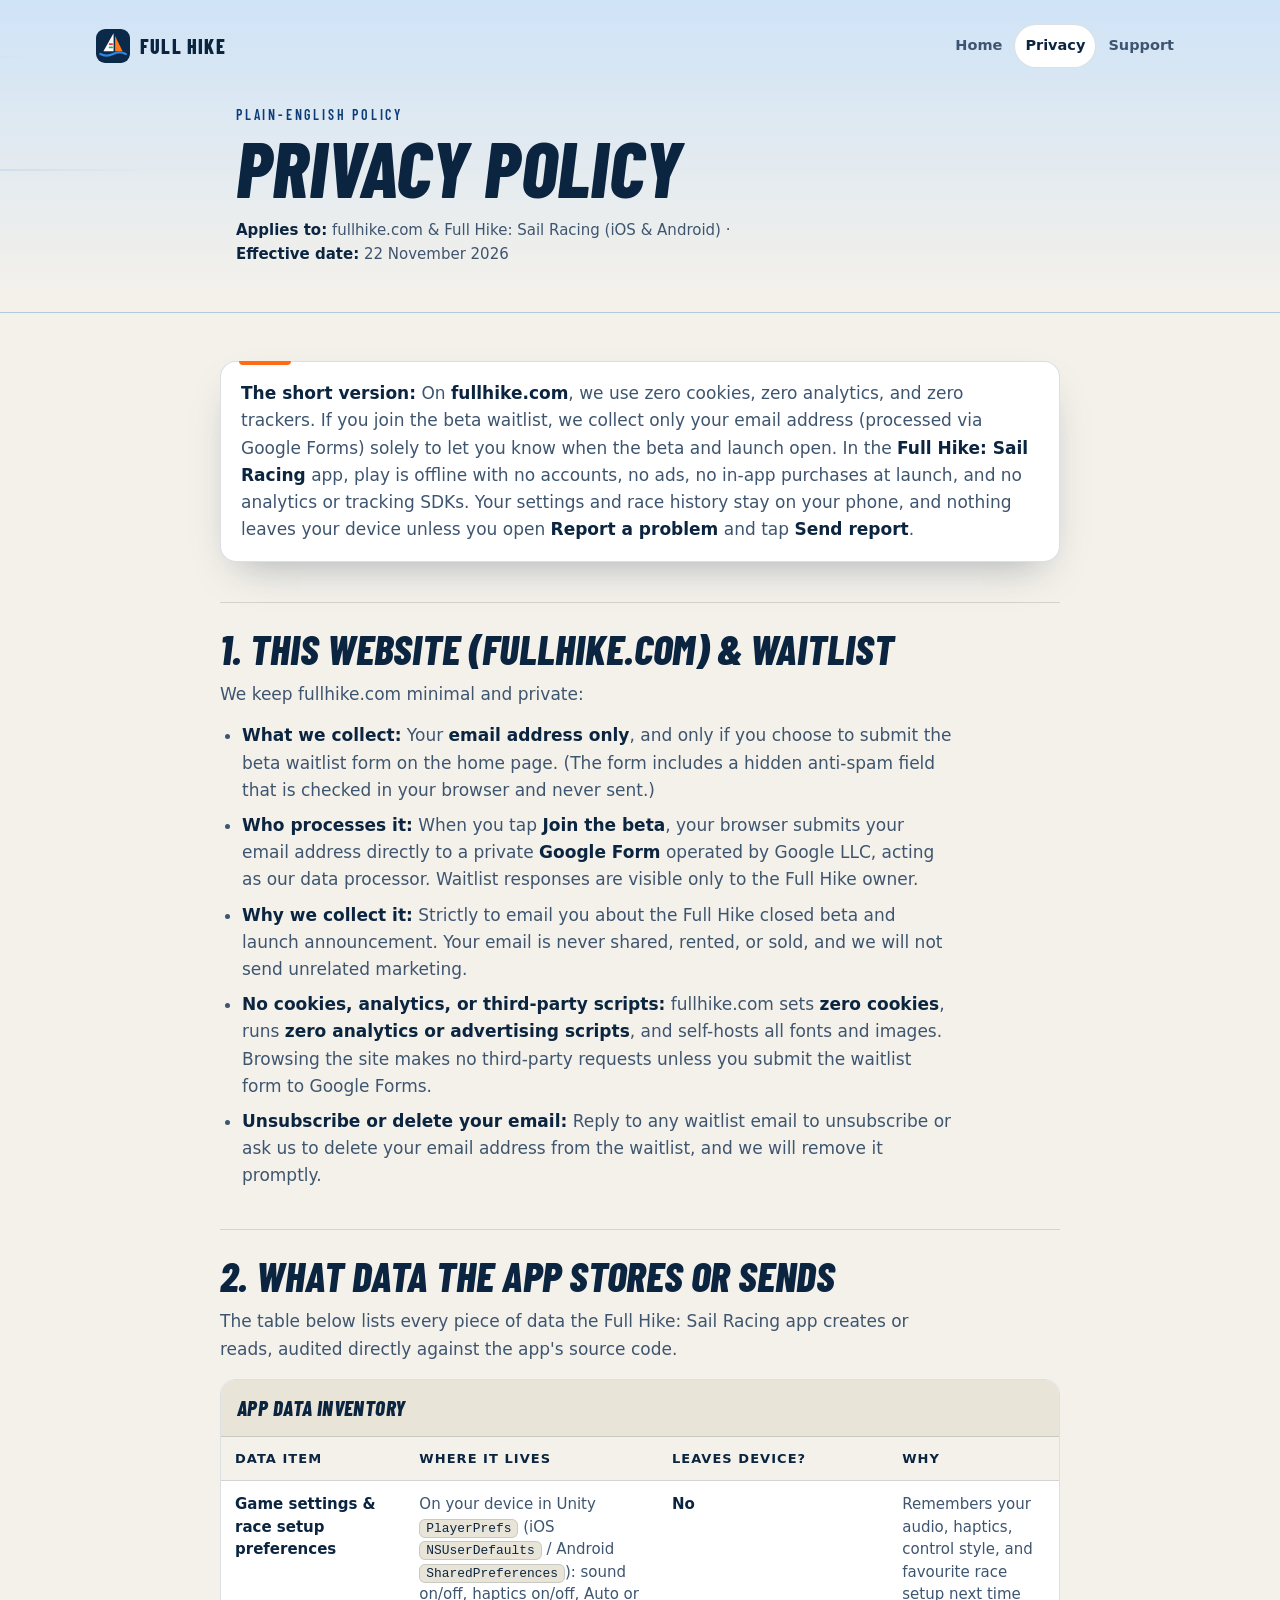
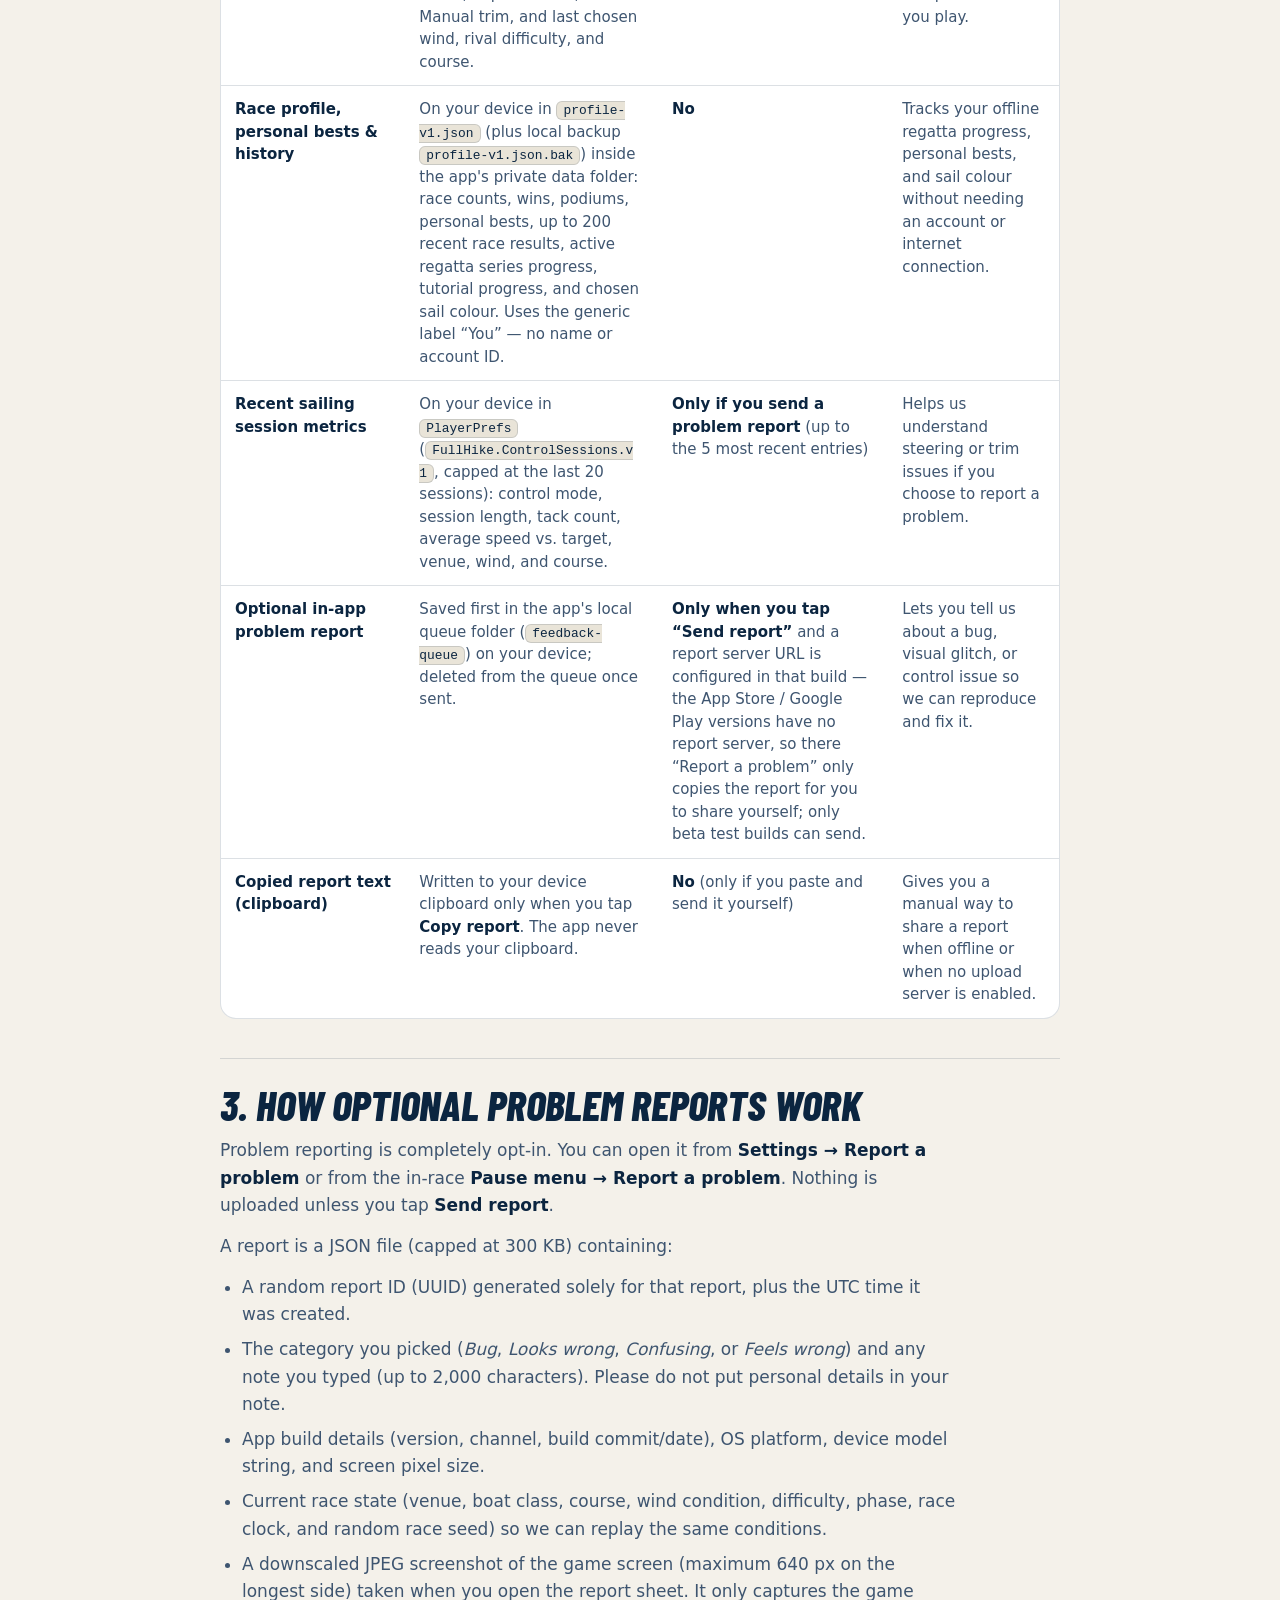
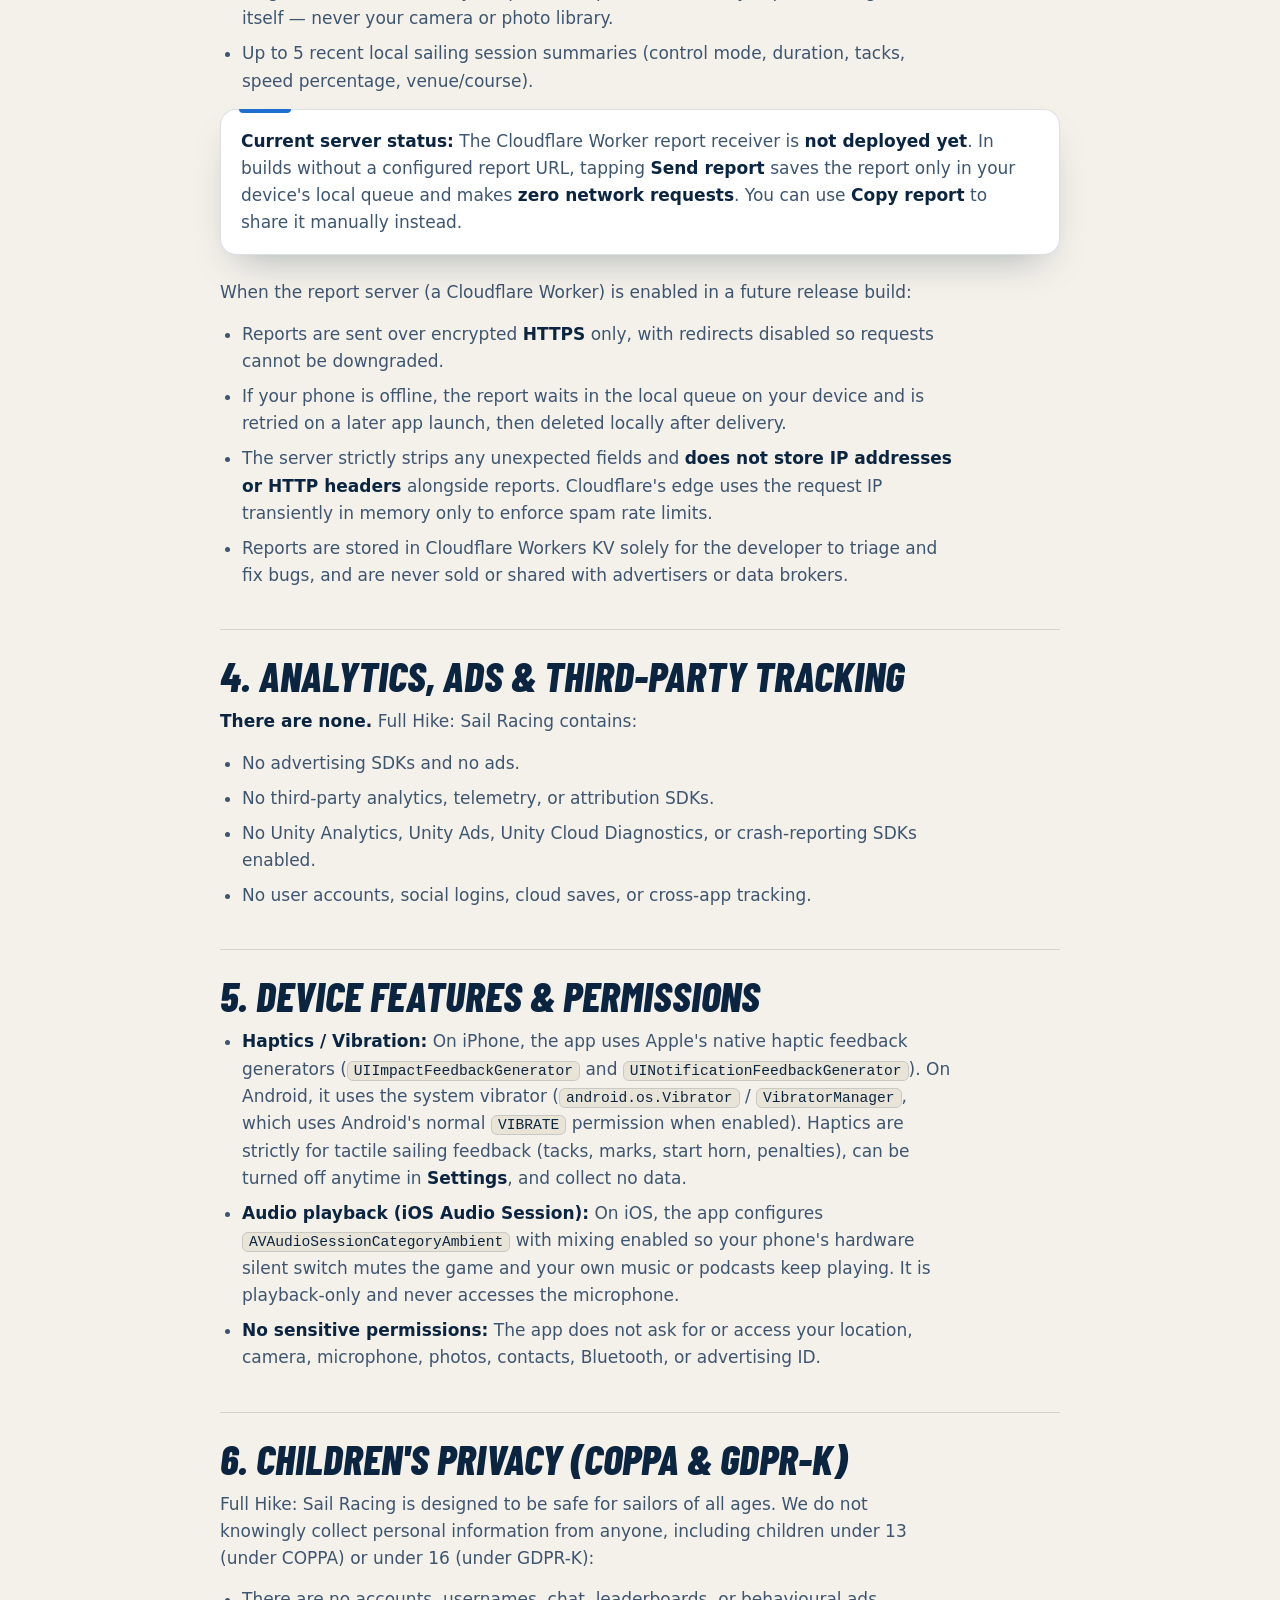
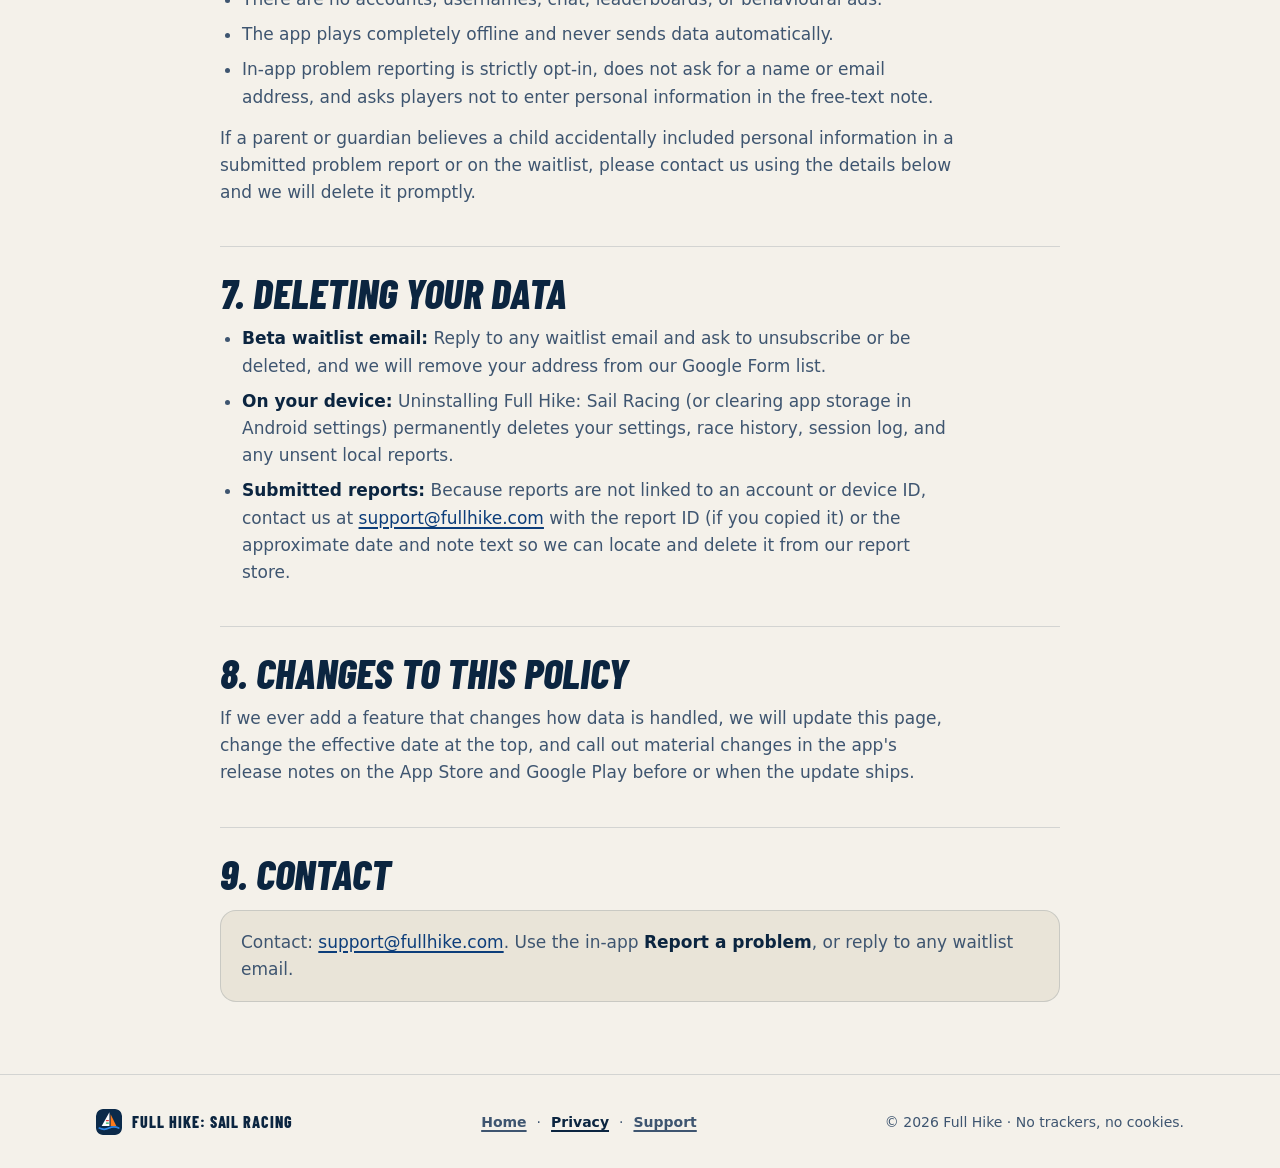
<file: privacy/index.html>
<!doctype html>
<html lang="en">
<head>
<meta charset="utf-8">
<meta name="viewport" content="width=device-width, initial-scale=1, viewport-fit=cover">
<title>Privacy Policy — Full Hike: Sail Racing</title>
<meta name="description" content="Plain-English privacy policy for fullhike.com and the Full Hike: Sail Racing app. No trackers or cookies on the website; offline play, no accounts, no ads, no analytics, and opt-in problem reporting in the app.">
<meta name="robots" content="index,follow">
<link rel="canonical" href="https://fullhike.com/privacy/">
<meta name="color-scheme" content="light dark">
<meta name="theme-color" content="#f4f1ea" media="(prefers-color-scheme: light)">
<meta name="theme-color" content="#071a2e" media="(prefers-color-scheme: dark)">
<link rel="icon" href="/assets/icon.svg" type="image/svg+xml">
<link rel="icon" href="/favicon.ico" sizes="32x32">
<link rel="apple-touch-icon" href="/assets/apple-touch-icon.png">

<meta property="og:type" content="website">
<meta property="og:site_name" content="Full Hike">
<meta property="og:url" content="https://fullhike.com/privacy/">
<meta property="og:title" content="Privacy Policy — Full Hike: Sail Racing">
<meta property="og:description" content="Plain-English privacy policy for fullhike.com and the Full Hike: Sail Racing app.">
<meta property="og:image" content="https://fullhike.com/assets/og.png">

<link rel="preload" href="/fonts/barlow-condensed-800.woff2" as="font" type="font/woff2" crossorigin>
<link rel="preload" href="/fonts/barlow-condensed-800i.woff2" as="font" type="font/woff2" crossorigin>
<link rel="stylesheet" href="/assets/legal.css">
</head>
<body>
<a class="skip" href="#main-content">Skip to main content</a>

<header class="page-hero">
  <div class="streaks" aria-hidden="true">
    <i style="top:18%;width:42%;animation-duration:10s;animation-delay:-3s"></i>
    <i style="top:54%;width:52%;animation-duration:12s;animation-delay:-7s"></i>
    <i style="top:84%;width:34%;animation-duration:14s;animation-delay:-1s"></i>
  </div>
  <div class="wrap">
    <div class="top">
      <a class="brand display" href="/" aria-label="Full Hike home"><img src="/assets/icon.svg" alt="" width="34" height="34">Full Hike</a>
      <nav class="nav" aria-label="Primary">
        <a href="/">Home</a>
        <a href="/privacy/" aria-current="page">Privacy</a>
        <a href="/support/">Support</a>
      </nav>
    </div>
  </div>
  <div class="prose-wrap hero-body">
    <p class="kicker display">Plain-English Policy</p>
    <h1 id="main-content" tabindex="-1">Privacy Policy</h1>
    <p class="meta">
      <strong>Applies to:</strong> fullhike.com &amp; Full Hike: Sail Racing (iOS &amp; Android) &middot;
      <strong>Effective date:</strong> 22 November 2026
    </p>
  </div>
</header>

<main class="prose-wrap prose">
  <div class="callout">
    <p><strong>The short version:</strong> On <strong>fullhike.com</strong>, we use zero cookies, zero analytics, and zero trackers. If you join the beta waitlist, we collect only your email address (processed via Google Forms) solely to let you know when the beta and launch open. In the <strong>Full Hike: Sail Racing</strong> app, play is offline with no accounts, no ads, no in-app purchases at launch, and no analytics or tracking SDKs. Your settings and race history stay on your phone, and nothing leaves your device unless you open <strong>Report a problem</strong> and tap <strong>Send report</strong>.</p>
  </div>

  <h2>1. This website (fullhike.com) &amp; waitlist</h2>
  <p>We keep fullhike.com minimal and private:</p>
  <ul>
    <li><strong>What we collect:</strong> Your <strong>email address only</strong>, and only if you choose to submit the beta waitlist form on the home page. (The form includes a hidden anti-spam field that is checked in your browser and never sent.)</li>
    <li><strong>Who processes it:</strong> When you tap <strong>Join the beta</strong>, your browser submits your email address directly to a private <strong>Google Form</strong> operated by Google LLC, acting as our data processor. Waitlist responses are visible only to the Full Hike owner.</li>
    <li><strong>Why we collect it:</strong> Strictly to email you about the Full Hike closed beta and launch announcement. Your email is never shared, rented, or sold, and we will not send unrelated marketing.</li>
    <li><strong>No cookies, analytics, or third-party scripts:</strong> fullhike.com sets <strong>zero cookies</strong>, runs <strong>zero analytics or advertising scripts</strong>, and self-hosts all fonts and images. Browsing the site makes no third-party requests unless you submit the waitlist form to Google Forms.</li>
    <li><strong>Unsubscribe or delete your email:</strong> Reply to any waitlist email to unsubscribe or ask us to delete your email address from the waitlist, and we will remove it promptly.</li>
  </ul>

  <h2>2. What data the app stores or sends</h2>
  <p>The table below lists every piece of data the Full Hike: Sail Racing app creates or reads, audited directly against the app's source code.</p>

  <div class="table-wrap" role="region" aria-labelledby="app-data-caption" tabindex="0">
    <table class="data-table">
      <caption id="app-data-caption">App Data Inventory</caption>
      <thead>
        <tr>
          <th scope="col">Data item</th>
          <th scope="col">Where it lives</th>
          <th scope="col">Leaves device?</th>
          <th scope="col">Why</th>
        </tr>
      </thead>
      <tbody>
        <tr>
          <th scope="row">Game settings &amp; race setup preferences</th>
          <td>On your device in Unity <code>PlayerPrefs</code> (iOS <code>NSUserDefaults</code> / Android <code>SharedPreferences</code>): sound on/off, haptics on/off, Auto or Manual trim, and last chosen wind, rival difficulty, and course.</td>
          <td><strong>No</strong></td>
          <td>Remembers your audio, haptics, control style, and favourite race setup next time you play.</td>
        </tr>
        <tr>
          <th scope="row">Race profile, personal bests &amp; history</th>
          <td>On your device in <code>profile-v1.json</code> (plus local backup <code>profile-v1.json.bak</code>) inside the app's private data folder: race counts, wins, podiums, personal bests, up to 200 recent race results, active regatta series progress, tutorial progress, and chosen sail colour. Uses the generic label &ldquo;You&rdquo; &mdash; no name or account ID.</td>
          <td><strong>No</strong></td>
          <td>Tracks your offline regatta progress, personal bests, and sail colour without needing an account or internet connection.</td>
        </tr>
        <tr>
          <th scope="row">Recent sailing session metrics</th>
          <td>On your device in <code>PlayerPrefs</code> (<code>FullHike.ControlSessions.v1</code>, capped at the last 20 sessions): control mode, session length, tack count, average speed vs. target, venue, wind, and course.</td>
          <td><strong>Only if you send a problem report</strong> (up to the 5 most recent entries)</td>
          <td>Helps us understand steering or trim issues if you choose to report a problem.</td>
        </tr>
        <tr>
          <th scope="row">Optional in-app problem report</th>
          <td>Saved first in the app's local queue folder (<code>feedback-queue</code>) on your device; deleted from the queue once sent.</td>
          <td><strong>Only when you tap &ldquo;Send report&rdquo;</strong> and a report server URL is configured in that build &mdash; the App Store / Google Play versions have no report server, so there &ldquo;Report a problem&rdquo; only copies the report for you to share yourself; only beta test builds can send.</td>
          <td>Lets you tell us about a bug, visual glitch, or control issue so we can reproduce and fix it.</td>
        </tr>
        <tr>
          <th scope="row">Copied report text (clipboard)</th>
          <td>Written to your device clipboard only when you tap <strong>Copy report</strong>. The app never reads your clipboard.</td>
          <td><strong>No</strong> (only if you paste and send it yourself)</td>
          <td>Gives you a manual way to share a report when offline or when no upload server is enabled.</td>
        </tr>
      </tbody>
    </table>
  </div>

  <h2>3. How optional problem reports work</h2>
  <p>Problem reporting is completely opt-in. You can open it from <strong>Settings &rarr; Report a problem</strong> or from the in-race <strong>Pause menu &rarr; Report a problem</strong>. Nothing is uploaded unless you tap <strong>Send report</strong>.</p>
  <p>A report is a JSON file (capped at 300 KB) containing:</p>
  <ul>
    <li>A random report ID (UUID) generated solely for that report, plus the UTC time it was created.</li>
    <li>The category you picked (<em>Bug</em>, <em>Looks wrong</em>, <em>Confusing</em>, or <em>Feels wrong</em>) and any note you typed (up to 2,000 characters). Please do not put personal details in your note.</li>
    <li>App build details (version, channel, build commit/date), OS platform, device model string, and screen pixel size.</li>
    <li>Current race state (venue, boat class, course, wind condition, difficulty, phase, race clock, and random race seed) so we can replay the same conditions.</li>
    <li>A downscaled JPEG screenshot of the game screen (maximum 640 px on the longest side) taken when you open the report sheet. It only captures the game itself &mdash; never your camera or photo library.</li>
    <li>Up to 5 recent local sailing session summaries (control mode, duration, tacks, speed percentage, venue/course).</li>
  </ul>

  <div class="callout callout--sea">
    <p><strong>Current server status:</strong> The Cloudflare Worker report receiver is <strong>not deployed yet</strong>. In builds without a configured report URL, tapping <strong>Send report</strong> saves the report only in your device's local queue and makes <strong>zero network requests</strong>. You can use <strong>Copy report</strong> to share it manually instead.</p>
  </div>

  <p>When the report server (a Cloudflare Worker) is enabled in a future release build:</p>
  <ul>
    <li>Reports are sent over encrypted <strong>HTTPS</strong> only, with redirects disabled so requests cannot be downgraded.</li>
    <li>If your phone is offline, the report waits in the local queue on your device and is retried on a later app launch, then deleted locally after delivery.</li>
    <li>The server strictly strips any unexpected fields and <strong>does not store IP addresses or HTTP headers</strong> alongside reports. Cloudflare's edge uses the request IP transiently in memory only to enforce spam rate limits.</li>
    <li>Reports are stored in Cloudflare Workers KV solely for the developer to triage and fix bugs, and are never sold or shared with advertisers or data brokers.</li>
  </ul>

  <h2>4. Analytics, ads &amp; third-party tracking</h2>
  <p><strong>There are none.</strong> Full Hike: Sail Racing contains:</p>
  <ul>
    <li>No advertising SDKs and no ads.</li>
    <li>No third-party analytics, telemetry, or attribution SDKs.</li>
    <li>No Unity Analytics, Unity Ads, Unity Cloud Diagnostics, or crash-reporting SDKs enabled.</li>
    <li>No user accounts, social logins, cloud saves, or cross-app tracking.</li>
  </ul>

  <h2>5. Device features &amp; permissions</h2>
  <ul>
    <li><strong>Haptics / Vibration:</strong> On iPhone, the app uses Apple's native haptic feedback generators (<code>UIImpactFeedbackGenerator</code> and <code>UINotificationFeedbackGenerator</code>). On Android, it uses the system vibrator (<code>android.os.Vibrator</code> / <code>VibratorManager</code>, which uses Android's normal <code>VIBRATE</code> permission when enabled). Haptics are strictly for tactile sailing feedback (tacks, marks, start horn, penalties), can be turned off anytime in <strong>Settings</strong>, and collect no data.</li>
    <li><strong>Audio playback (iOS Audio Session):</strong> On iOS, the app configures <code>AVAudioSessionCategoryAmbient</code> with mixing enabled so your phone's hardware silent switch mutes the game and your own music or podcasts keep playing. It is playback-only and never accesses the microphone.</li>
    <li><strong>No sensitive permissions:</strong> The app does not ask for or access your location, camera, microphone, photos, contacts, Bluetooth, or advertising ID.</li>
  </ul>

  <h2>6. Children's privacy (COPPA &amp; GDPR-K)</h2>
  <p>Full Hike: Sail Racing is designed to be safe for sailors of all ages. We do not knowingly collect personal information from anyone, including children under 13 (under COPPA) or under 16 (under GDPR-K):</p>
  <ul>
    <li>There are no accounts, usernames, chat, leaderboards, or behavioural ads.</li>
    <li>The app plays completely offline and never sends data automatically.</li>
    <li>In-app problem reporting is strictly opt-in, does not ask for a name or email address, and asks players not to enter personal information in the free-text note.</li>
  </ul>
  <p>If a parent or guardian believes a child accidentally included personal information in a submitted problem report or on the waitlist, please contact us using the details below and we will delete it promptly.</p>

  <h2>7. Deleting your data</h2>
  <ul>
    <li><strong>Beta waitlist email:</strong> Reply to any waitlist email and ask to unsubscribe or be deleted, and we will remove your address from our Google Form list.</li>
    <li><strong>On your device:</strong> Uninstalling Full Hike: Sail Racing (or clearing app storage in Android settings) permanently deletes your settings, race history, session log, and any unsent local reports.</li>
    <li><strong>Submitted reports:</strong> Because reports are not linked to an account or device ID, contact us at <a href="mailto:support@fullhike.com">support@fullhike.com</a> with the report ID (if you copied it) or the approximate date and note text so we can locate and delete it from our report store.</li>
  </ul>

  <h2>8. Changes to this policy</h2>
  <p>If we ever add a feature that changes how data is handled, we will update this page, change the effective date at the top, and call out material changes in the app's release notes on the App Store and Google Play before or when the update ships.</p>

  <h2>9. Contact</h2>
  <div class="contact-box">
    <p>Contact: <a href="mailto:support@fullhike.com">support@fullhike.com</a>. Use the in-app <strong>Report a problem</strong>, or reply to any waitlist email.</p>
  </div>
</main>

<footer>
  <div class="wrap foot">
    <a class="brand display" href="/"><img src="/assets/icon.svg" alt="" width="26" height="26">Full Hike: Sail Racing</a>
    <nav class="foot-links" aria-label="Footer">
      <a href="/">Home</a><span aria-hidden="true">&middot;</span>
      <a href="/privacy/" aria-current="page">Privacy</a><span aria-hidden="true">&middot;</span>
      <a href="/support/">Support</a>
    </nav>
    <span>&copy; 2026 Full Hike &middot; No trackers, no cookies.</span>
  </div>
</footer>
</body>
</html>
</file>
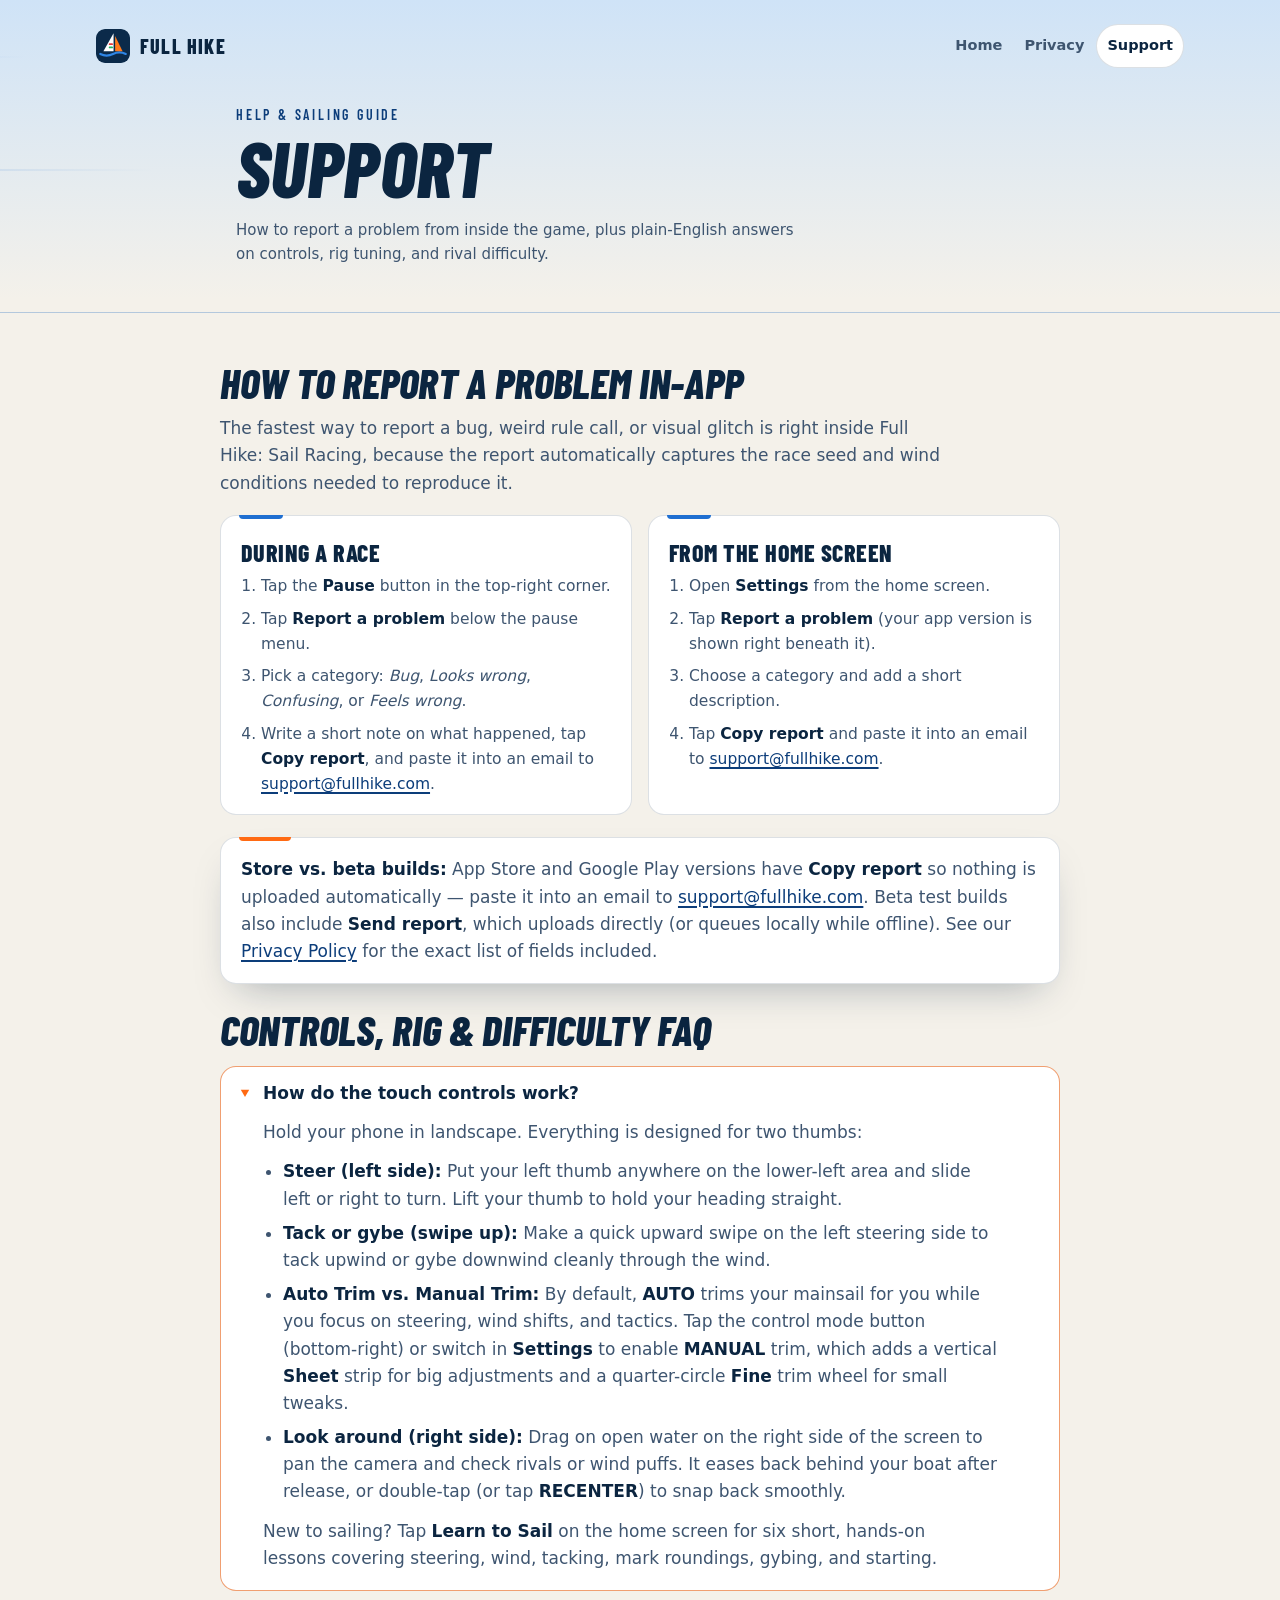
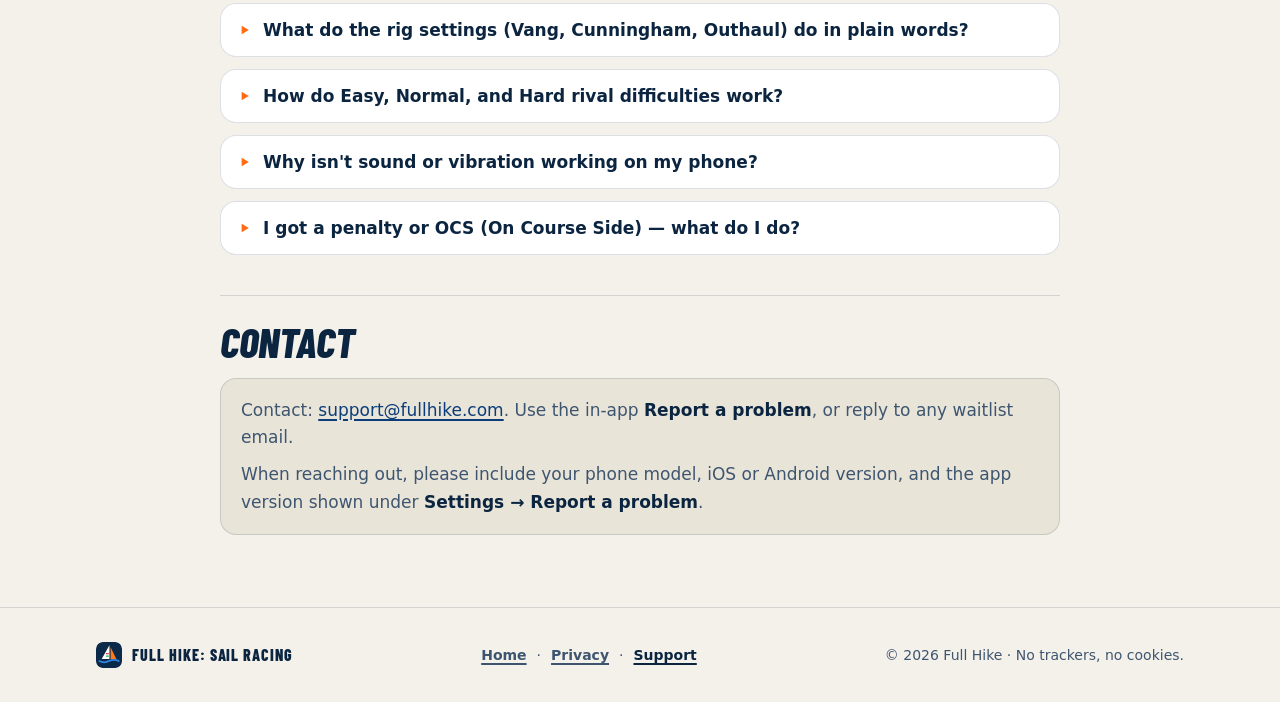
<file: support/index.html>
<!doctype html>
<html lang="en">
<head>
<meta charset="utf-8">
<meta name="viewport" content="width=device-width, initial-scale=1, viewport-fit=cover">
<title>Support &amp; FAQ — Full Hike: Sail Racing</title>
<meta name="description" content="How to report a problem in Full Hike: Sail Racing, plus plain-English help for touch controls, rig settings, rival difficulty, sound, and racing rules.">
<meta name="robots" content="index,follow">
<link rel="canonical" href="https://fullhike.com/support/">
<meta name="color-scheme" content="light dark">
<meta name="theme-color" content="#f4f1ea" media="(prefers-color-scheme: light)">
<meta name="theme-color" content="#071a2e" media="(prefers-color-scheme: dark)">
<link rel="icon" href="/assets/icon.svg" type="image/svg+xml">
<link rel="icon" href="/favicon.ico" sizes="32x32">
<link rel="apple-touch-icon" href="/assets/apple-touch-icon.png">

<meta property="og:type" content="website">
<meta property="og:site_name" content="Full Hike">
<meta property="og:url" content="https://fullhike.com/support/">
<meta property="og:title" content="Support &amp; FAQ — Full Hike: Sail Racing">
<meta property="og:description" content="How to report a problem in Full Hike: Sail Racing, plus plain-English help for controls, rig settings, and rival difficulty.">
<meta property="og:image" content="https://fullhike.com/assets/og.png">

<link rel="preload" href="/fonts/barlow-condensed-800.woff2" as="font" type="font/woff2" crossorigin>
<link rel="preload" href="/fonts/barlow-condensed-800i.woff2" as="font" type="font/woff2" crossorigin>
<link rel="stylesheet" href="/assets/legal.css">
</head>
<body>
<a class="skip" href="#main-content">Skip to main content</a>

<header class="page-hero">
  <div class="streaks" aria-hidden="true">
    <i style="top:18%;width:42%;animation-duration:10s;animation-delay:-3s"></i>
    <i style="top:54%;width:52%;animation-duration:12s;animation-delay:-7s"></i>
    <i style="top:84%;width:34%;animation-duration:14s;animation-delay:-1s"></i>
  </div>
  <div class="wrap">
    <div class="top">
      <a class="brand display" href="/" aria-label="Full Hike home"><img src="/assets/icon.svg" alt="" width="34" height="34">Full Hike</a>
      <nav class="nav" aria-label="Primary">
        <a href="/">Home</a>
        <a href="/privacy/">Privacy</a>
        <a href="/support/" aria-current="page">Support</a>
      </nav>
    </div>
  </div>
  <div class="prose-wrap hero-body">
    <p class="kicker display">Help &amp; Sailing Guide</p>
    <h1 id="main-content" tabindex="-1">Support</h1>
    <p class="meta">How to report a problem from inside the game, plus plain-English answers on controls, rig tuning, and rival difficulty.</p>
  </div>
</header>

<main class="prose-wrap prose">
  <h2>How to report a problem in-app</h2>
  <p>The fastest way to report a bug, weird rule call, or visual glitch is right inside Full Hike: Sail Racing, because the report automatically captures the race seed and wind conditions needed to reproduce it.</p>

  <div class="cards">
    <div class="card">
      <h3>During a race</h3>
      <ol>
        <li>Tap the <strong>Pause</strong> button in the top-right corner.</li>
        <li>Tap <strong>Report a problem</strong> below the pause menu.</li>
        <li>Pick a category: <em>Bug</em>, <em>Looks wrong</em>, <em>Confusing</em>, or <em>Feels wrong</em>.</li>
        <li>Write a short note on what happened, tap <strong>Copy report</strong>, and paste it into an email to <a href="mailto:support@fullhike.com">support@fullhike.com</a>.</li>
      </ol>
    </div>
    <div class="card">
      <h3>From the home screen</h3>
      <ol>
        <li>Open <strong>Settings</strong> from the home screen.</li>
        <li>Tap <strong>Report a problem</strong> (your app version is shown right beneath it).</li>
        <li>Choose a category and add a short description.</li>
        <li>Tap <strong>Copy report</strong> and paste it into an email to <a href="mailto:support@fullhike.com">support@fullhike.com</a>.</li>
      </ol>
    </div>
  </div>

  <div class="callout">
    <p><strong>Store vs. beta builds:</strong> App Store and Google Play versions have <strong>Copy report</strong> so nothing is uploaded automatically &mdash; paste it into an email to <a href="mailto:support@fullhike.com">support@fullhike.com</a>. Beta test builds also include <strong>Send report</strong>, which uploads directly (or queues locally while offline). See our <a href="/privacy/">Privacy Policy</a> for the exact list of fields included.</p>
  </div>

  <section aria-labelledby="faq-heading">
    <h2 id="faq-heading">Controls, Rig &amp; Difficulty FAQ</h2>

    <div class="accordion">
      <details open>
        <summary>How do the touch controls work?</summary>
        <div class="accordion__body">
          <p>Hold your phone in landscape. Everything is designed for two thumbs:</p>
          <ul>
            <li><strong>Steer (left side):</strong> Put your left thumb anywhere on the lower-left area and slide left or right to turn. Lift your thumb to hold your heading straight.</li>
            <li><strong>Tack or gybe (swipe up):</strong> Make a quick upward swipe on the left steering side to tack upwind or gybe downwind cleanly through the wind.</li>
            <li><strong>Auto Trim vs. Manual Trim:</strong> By default, <strong>AUTO</strong> trims your mainsail for you while you focus on steering, wind shifts, and tactics. Tap the control mode button (bottom-right) or switch in <strong>Settings</strong> to enable <strong>MANUAL</strong> trim, which adds a vertical <strong>Sheet</strong> strip for big adjustments and a quarter-circle <strong>Fine</strong> trim wheel for small tweaks.</li>
            <li><strong>Look around (right side):</strong> Drag on open water on the right side of the screen to pan the camera and check rivals or wind puffs. It eases back behind your boat after release, or double-tap (or tap <strong>RECENTER</strong>) to snap back smoothly.</li>
          </ul>
          <p>New to sailing? Tap <strong>Learn to Sail</strong> on the home screen for six short, hands-on lessons covering steering, wind, tacking, mark roundings, gybing, and starting.</p>
        </div>
      </details>

      <details>
        <summary>What do the rig settings (Vang, Cunningham, Outhaul) do in plain words?</summary>
        <div class="accordion__body">
          <p>Tap <strong>RIG</strong> near the bottom-right before the start or during a race to shape your Club Dinghy's mainsail for the breeze. The panel shows a live <strong>SPEED %</strong> readout so you can see whether your setup is helping or hurting right now.</p>
          <p><strong>Quick one-tap presets (for upwind):</strong></p>
          <ul>
            <li><strong>LIGHT (under 9 knots):</strong> Makes the sail deep and full for extra power in light air.</li>
            <li><strong>MEDIUM (9&ndash;15 knots):</strong> Balanced all-round sail shape (the default).</li>
            <li><strong>HEAVY (over 15 knots):</strong> Flattens the sail to shed excess heel and drag in strong gusts.</li>
            <li><strong>DOWNWIND:</strong> One-tap button at the top of the panel that eases the sail for reaching and running after you round the top mark.</li>
          </ul>
          <p><strong>Individual controls (3 steps each):</strong></p>
          <ul>
            <li><strong>Vang (Kicker) &mdash; Soft / Med / Hard:</strong> Pulls the boom down. Upwind it bends the mast slightly to flatten the sail; downwind it keeps the boom from lifting so the top of the sail doesn't twist open and spill power.</li>
            <li><strong>Cunno (Cunningham) &mdash; Off / Med / On:</strong> Tightens the front edge (luff) of the sail to pull fullness forward and flatten the sail upwind in stronger wind. Ease it off downwind.</li>
            <li><strong>Outhaul &mdash; Loose / Med / Tight:</strong> Controls how deep or flat the bottom edge (foot) of the sail is. Loose gives punchier acceleration and power in light air; tight flattens the sail and reduces heeling in a breeze.</li>
          </ul>
        </div>
      </details>

      <details>
        <summary>How do Easy, Normal, and Hard rival difficulties work?</summary>
        <div class="accordion__body">
          <p>Every boat in the fleet &mdash; yours and the three computer boats (<strong>Gull</strong>, <strong>Tern</strong>, and <strong>Skua</strong>) &mdash; sails the exact same Club Dinghy with identical physics. Bots never get secret speed boosts.</p>
          <ul>
            <li><strong>Easy:</strong> Rivals start a bit later after the gun, trim their sails a little looser, steer slightly wider upwind angles, react more slowly to wind shifts, and leave their rig setup alone after the start.</li>
            <li><strong>Normal:</strong> Realistic club-fleet competition &mdash; Gull pushes hard and reads the breeze well, Tern sails solidly in the middle, and Skua makes occasional novice mistakes.</li>
            <li><strong>Hard:</strong> Rivals nail tighter starts, trim closer to optimum speed, play wind shifts sooner, steer steadier courses, and tune their rig accurately for both the beat and the run.</li>
          </ul>
        </div>
      </details>

      <details>
        <summary>Why isn't sound or vibration working on my phone?</summary>
        <div class="accordion__body">
          <ul>
            <li>Open <strong>Settings</strong> from the home screen and confirm both <strong>Sound</strong> and <strong>Haptics</strong> are switched <strong>ON</strong>.</li>
            <li>On <strong>iPhone</strong>, Full Hike respects your hardware silent switch &mdash; flip the ringer switch off silent (or raise media volume) to hear wind, water, and race horns. Your own background music or podcasts can keep playing alongside the game.</li>
            <li>On <strong>Android</strong>, confirm media volume is up and system touch/vibration feedback isn't muted by Do Not Disturb or Battery Saver.</li>
          </ul>
        </div>
      </details>

      <details>
        <summary>I got a penalty or OCS (On Course Side) &mdash; what do I do?</summary>
        <div class="accordion__body">
          <ul>
            <li><strong>OCS (crossed the start line early):</strong> Sail back completely behind the start line (below the pin and committee boat) and cross again cleanly. While returning, keep clear of boats that started properly.</li>
            <li><strong>Mark touch (Rule 31):</strong> Complete a <strong>one-turn penalty</strong> (one tack and one gybe, 360&deg;) clear of other boats.</li>
            <li><strong>Right-of-way foul (e.g., port/starboard Rule 10, windward/leeward Rule 11, mark-room Rule 18):</strong> Complete a <strong>two-turn penalty</strong> (720&deg;) once clear of traffic. The on-screen indicator tracks your turns until cleared.</li>
          </ul>
        </div>
      </details>
    </div>
  </section>

  <h2>Contact</h2>
  <div class="contact-box">
    <p>Contact: <a href="mailto:support@fullhike.com">support@fullhike.com</a>. Use the in-app <strong>Report a problem</strong>, or reply to any waitlist email.</p>
    <p>When reaching out, please include your phone model, iOS or Android version, and the app version shown under <strong>Settings &rarr; Report a problem</strong>.</p>
  </div>
</main>

<footer>
  <div class="wrap foot">
    <a class="brand display" href="/"><img src="/assets/icon.svg" alt="" width="26" height="26">Full Hike: Sail Racing</a>
    <nav class="foot-links" aria-label="Footer">
      <a href="/">Home</a><span aria-hidden="true">&middot;</span>
      <a href="/privacy/">Privacy</a><span aria-hidden="true">&middot;</span>
      <a href="/support/" aria-current="page">Support</a>
    </nav>
    <span>&copy; 2026 Full Hike &middot; No trackers, no cookies.</span>
  </div>
</footer>
</body>
</html>
</file>
<file: assets/legal.css>
@font-face{font-family:"Barlow Condensed";font-weight:600;font-display:swap;src:url(/fonts/barlow-condensed-600.woff2) format("woff2")}
@font-face{font-family:"Barlow Condensed";font-weight:800;font-display:swap;src:url(/fonts/barlow-condensed-800.woff2) format("woff2")}
@font-face{font-family:"Barlow Condensed";font-weight:800;font-style:italic;font-display:swap;src:url(/fonts/barlow-condensed-800i.woff2) format("woff2")}

:root{
  --bg:#f4f1ea;
  --bg-2:#e9e4d8;
  --ink:#0b2540;
  --ink-2:#3e5570;
  --line:rgba(11,37,64,.14);
  --sea:#1f6fd1;
  --sea-deep:#0c3d7a;
  --card:#ffffff;
  --mark:#ff6a13;
  --mark-ink:#b8460a;
  --port:#e5383b;
  --stbd:#16a557;
  --focus:#ff6a13;
  --hero-1:#cfe3f7;
  --hero-2:#f4f1ea;
  --streak:rgba(31,111,209,.22);
  --shadow:0 18px 40px -18px rgba(11,37,64,.35);
  color-scheme:light;
}
@media (prefers-color-scheme:dark){
  :root:not([data-theme="light"]){
    --bg:#071a2e;
    --bg-2:#0b2440;
    --ink:#eaf2fb;
    --ink-2:#a8bdd4;
    --line:rgba(234,242,251,.14);
    --sea:#4a9bf0;
    --sea-deep:#9cc8f7;
    --card:#0e2a49;
    --mark:#ff7a2b;
    --mark-ink:#ffa064;
    --hero-1:#0d3460;
    --hero-2:#071a2e;
    --streak:rgba(150,200,255,.16);
    --shadow:0 18px 40px -18px rgba(0,0,0,.75);
    color-scheme:dark;
  }
}
:root[data-theme="dark"]{
  --bg:#071a2e;
  --bg-2:#0b2440;
  --ink:#eaf2fb;
  --ink-2:#a8bdd4;
  --line:rgba(234,242,251,.14);
  --sea:#4a9bf0;
  --sea-deep:#9cc8f7;
  --card:#0e2a49;
  --mark:#ff7a2b;
  --mark-ink:#ffa064;
  --hero-1:#0d3460;
  --hero-2:#071a2e;
  --streak:rgba(150,200,255,.16);
  --shadow:0 18px 40px -18px rgba(0,0,0,.75);
  color-scheme:dark;
}

*{box-sizing:border-box}
html{-webkit-text-size-adjust:100%;scroll-behavior:smooth}
@media (prefers-reduced-motion:reduce){html{scroll-behavior:auto}}
body{
  margin:0;
  background:var(--bg);
  color:var(--ink);
  font:17px/1.6 system-ui,-apple-system,"Segoe UI",Roboto,"Helvetica Neue",Arial,sans-serif;
  overflow-x:clip;
}
img{max-width:100%;height:auto;display:block}
a{color:var(--sea-deep);text-underline-offset:.18em;text-decoration-thickness:1.5px}
a:hover{color:var(--sea)}
:where(a,button,summary,[tabindex="-1"],[tabindex="0"]):focus-visible{
  outline:3px solid var(--focus);
  outline-offset:3px;
}

.wrap{
  width:100%;
  max-width:1120px;
  margin:0 auto;
  padding:0 max(16px,env(safe-area-inset-right)) 0 max(16px,env(safe-area-inset-left));
}
.prose-wrap{
  width:100%;
  max-width:840px;
  margin:0 auto;
  padding:0 max(16px,env(safe-area-inset-right)) 0 max(16px,env(safe-area-inset-left));
}
.display{font-family:"Barlow Condensed","Arial Narrow",system-ui,sans-serif;letter-spacing:.01em}

.skip{
  position:absolute;
  left:-9999px;
  top:12px;
  z-index:100;
  padding:10px 16px;
  border-radius:10px;
  background:var(--mark);
  color:#1b0c02;
  font-weight:700;
  text-decoration:none;
}
.skip:focus{left:12px}

/* ---------- hero ---------- */
.page-hero{
  position:relative;
  isolation:isolate;
  overflow:hidden;
  background:linear-gradient(180deg,var(--hero-1) 0%,var(--hero-2) 96%);
  border-bottom:1px solid var(--line);
  padding:18px 0 36px;
}
.streaks{position:absolute;inset:0;z-index:-1;pointer-events:none}
.streaks i{
  position:absolute;
  left:-40%;
  height:2px;
  border-radius:2px;
  background:linear-gradient(90deg,transparent,var(--streak),transparent);
  animation:gust linear infinite;
}
@keyframes gust{from{transform:translateX(0) rotate(-8deg)}to{transform:translateX(260vw) rotate(-8deg)}}
@media (prefers-reduced-motion:reduce){.streaks i{animation:none!important}}

.top{
  display:flex;
  flex-wrap:wrap;
  align-items:center;
  justify-content:space-between;
  gap:10px 16px;
}
.brand{
  display:inline-flex;
  align-items:center;
  gap:10px;
  min-height:44px;
  color:var(--ink);
  text-decoration:none;
  font-weight:800;
  font-size:20px;
  text-transform:uppercase;
  letter-spacing:.06em;
}
.brand:hover{color:var(--ink)}
.brand img{width:34px;height:34px;border-radius:9px}

.nav{display:flex;flex-wrap:wrap;align-items:center;gap:2px}
.nav a{
  display:inline-flex;
  align-items:center;
  min-height:44px;
  padding:6px 10px;
  border-radius:999px;
  color:var(--ink-2);
  text-decoration:none;
  font-size:14.5px;
  font-weight:600;
}
.nav a:hover{color:var(--ink);background:color-mix(in srgb,var(--card) 55%,transparent)}
.nav a[aria-current="page"]{
  color:var(--ink);
  background:var(--card);
  border:1px solid var(--line);
}

.hero-body{margin-top:28px}
.kicker{
  margin:0 0 6px;
  font-size:14px;
  font-weight:600;
  text-transform:uppercase;
  letter-spacing:.2em;
  color:var(--sea-deep);
}
h1{
  margin:0;
  font-family:"Barlow Condensed","Arial Narrow",system-ui,sans-serif;
  font-weight:800;
  font-style:italic;
  text-transform:uppercase;
  line-height:.92;
  font-size:clamp(46px,12vw,78px);
  letter-spacing:.005em;
}
.meta{
  margin:14px 0 0;
  font-size:15px;
  color:var(--ink-2);
  max-width:60ch;
}
.meta strong{color:var(--ink)}

/* ---------- prose ---------- */
.prose{padding:36px 0 56px}
.prose h2{
  margin:40px 0 12px;
  padding-top:24px;
  border-top:1px solid var(--line);
  font-family:"Barlow Condensed","Arial Narrow",system-ui,sans-serif;
  font-weight:800;
  font-style:italic;
  text-transform:uppercase;
  line-height:1;
  font-size:clamp(30px,7vw,42px);
}
.prose h2:first-child{margin-top:0;padding-top:0;border-top:0}
.prose h3{
  margin:22px 0 8px;
  font-family:"Barlow Condensed","Arial Narrow",system-ui,sans-serif;
  font-weight:800;
  text-transform:uppercase;
  letter-spacing:.02em;
  line-height:1.1;
  font-size:24px;
}
.prose p,.prose ul,.prose ol{
  margin:0 0 14px;
  color:var(--ink-2);
  max-width:68ch;
}
.prose ul,.prose ol{padding-left:22px}
.prose li{margin-bottom:8px}
.prose li:last-child{margin-bottom:0}
.prose strong{color:var(--ink)}
.prose code{
  font-family:ui-monospace,"Cascadia Mono",Consolas,monospace;
  font-size:.86em;
  background:var(--bg-2);
  color:var(--ink);
  border:1px solid var(--line);
  border-radius:6px;
  padding:1px 6px;
  word-break:break-word;
}

/* ---------- callout ---------- */
.callout{
  position:relative;
  margin:0 0 24px;
  padding:18px 20px;
  background:var(--card);
  border:1px solid var(--line);
  border-radius:16px;
  box-shadow:var(--shadow);
}
.callout::before{
  content:"";
  position:absolute;
  left:18px;
  top:-1px;
  width:52px;
  height:4px;
  border-radius:0 0 4px 4px;
  background:var(--mark);
}
.callout--sea::before{background:var(--sea)}
.callout p{margin:0;max-width:none}
.callout p + p{margin-top:10px}

/* ---------- cards grid (Support) ---------- */
.cards{
  display:grid;
  gap:16px;
  margin:18px 0 22px;
}
@media (min-width:680px){
  .cards{grid-template-columns:repeat(2,minmax(0,1fr))}
}
.card{
  position:relative;
  padding:20px 20px 18px;
  background:var(--card);
  border:1px solid var(--line);
  border-radius:16px;
}
.card::before{
  content:"";
  position:absolute;
  left:18px;
  top:-1px;
  width:44px;
  height:4px;
  border-radius:0 0 4px 4px;
  background:var(--sea);
}
.card h3{margin-top:4px}
.card ol{margin:0;padding-left:20px}
.card li{font-size:15.5px}

/* ---------- responsive data table ---------- */
.table-wrap{
  margin:16px 0 24px;
  overflow-x:auto;
  max-inline-size:100%;
  container-type:inline-size;
  border-radius:16px;
  border:1px solid var(--line);
  background:var(--card);
}
.data-table{
  width:100%;
  border-collapse:separate;
  border-spacing:0;
  font-size:15px;
  line-height:1.5;
  --label-2:"Where it lives";
  --label-3:"Leaves device?";
  --label-4:"Why";
}
.data-table caption{
  padding:12px 16px;
  text-align:left;
  font-family:"Barlow Condensed","Arial Narrow",system-ui,sans-serif;
  font-weight:800;
  font-style:italic;
  font-size:21px;
  letter-spacing:.02em;
  text-transform:uppercase;
  color:var(--ink);
  background:var(--bg-2);
  border-bottom:1px solid var(--line);
}
.data-table th,.data-table td{
  padding:12px 14px;
  text-align:left;
  vertical-align:top;
  border-bottom:1px solid var(--line);
}
.data-table thead th{
  background:var(--bg);
  color:var(--ink);
  font-size:13px;
  font-weight:700;
  letter-spacing:.08em;
  text-transform:uppercase;
}
.data-table tbody th{
  color:var(--ink);
  font-weight:700;
  width:22%;
}
.data-table tbody td{color:var(--ink-2)}
.data-table tbody tr:last-child th,
.data-table tbody tr:last-child td{border-bottom:0}

@container (width < 620px){
  .table-wrap{
    border:0;
    background:transparent;
    overflow:visible;
  }
  .data-table,
  .data-table tbody,
  .data-table tr,
  .data-table th,
  .data-table td{display:block;width:100%}
  .data-table caption{
    display:block;
    border:1px solid var(--line);
    border-radius:14px;
    margin-bottom:12px;
  }
  .data-table thead{display:none}
  .data-table tbody tr{
    margin-bottom:12px;
    border:1px solid var(--line);
    border-radius:16px;
    background:var(--card);
    overflow:hidden;
  }
  .data-table tbody tr:last-child{margin-bottom:0}
  .data-table tbody th{
    width:100%;
    background:var(--bg-2);
    border-bottom:1px solid var(--line);
    font-size:16px;
    padding:12px 16px;
  }
  .data-table tbody td{
    padding:10px 16px;
    border-bottom:1px solid var(--line);
  }
  .data-table tbody td:last-child{border-bottom:0}
  .data-table tbody td::before{
    display:block;
    margin-bottom:2px;
    font-size:12px;
    font-weight:700;
    letter-spacing:.1em;
    text-transform:uppercase;
    color:var(--mark-ink);
  }
  .data-table tbody td:nth-child(2)::before{content:var(--label-2)}
  .data-table tbody td:nth-child(3)::before{content:var(--label-3)}
  .data-table tbody td:nth-child(4)::before{content:var(--label-4)}
}

/* ---------- native accordion FAQ ---------- */
.accordion{
  display:grid;
  gap:12px;
  margin-top:16px;
}
.accordion details{
  background:var(--card);
  border:1px solid var(--line);
  border-radius:16px;
  overflow:hidden;
}
.accordion details[open]{
  border-color:color-mix(in srgb,var(--mark) 55%,var(--line));
}
.accordion summary{
  list-style:none;
  display:flex;
  align-items:center;
  gap:12px;
  min-height:52px;
  padding:14px 18px;
  font-weight:700;
  font-size:17px;
  line-height:1.35;
  color:var(--ink);
  cursor:pointer;
}
.accordion summary::-webkit-details-marker{display:none}
.accordion summary::before{
  content:"";
  inline-size:12px;
  block-size:12px;
  flex-shrink:0;
  background-color:var(--mark);
  clip-path:polygon(15% 22%,85% 22%,50% 82%);
  rotate:-90deg;
}
.accordion details[open] > summary::before{rotate:0deg}
.accordion details::details-content{
  interpolate-size:allow-keywords;
  overflow:clip;
  contain:layout;
}
.accordion details:not([open])::details-content{block-size:0}
@media (prefers-reduced-motion:no-preference){
  .accordion summary::before{transition:rotate .2s ease}
  .accordion details::details-content{
    transition:block-size,content-visibility,display;
    transition-duration:.28s;
    transition-timing-function:ease-in-out;
    transition-behavior:allow-discrete;
  }
}
.accordion__body{
  padding:0 18px 18px;
  color:var(--ink-2);
}
@media (min-width:560px){
  .accordion__body{padding:0 18px 18px 42px}
}
.accordion__body p{margin:0 0 12px;max-width:65ch}
.accordion__body p:last-child{margin-bottom:0}
.accordion__body ul{margin:6px 0 12px;padding-left:20px}
.accordion__body li{margin-bottom:7px}
.accordion__body li:last-child{margin-bottom:0}

/* ---------- contact card ---------- */
.contact-box{
  margin-top:16px;
  padding:18px 20px;
  background:var(--bg-2);
  border:1px solid var(--line);
  border-radius:16px;
}
.contact-box p{margin:0;max-width:none}
.contact-box p + p{margin-top:10px}

/* ---------- footer ---------- */
footer{
  border-top:1px solid var(--line);
  padding:34px 0 calc(34px + env(safe-area-inset-bottom));
  font-size:14px;
  color:var(--ink-2);
}
.foot{display:flex;flex-direction:column;gap:12px}
.foot .brand{font-size:16px;min-height:auto}
.foot .brand img{width:26px;height:26px;border-radius:7px}
.foot-links{display:flex;flex-wrap:wrap;align-items:center;gap:10px}
.foot-links a{color:var(--ink-2);font-weight:600}
.foot-links a:hover,.foot-links a[aria-current="page"]{color:var(--ink)}

@media (min-width:900px){
  .page-hero{padding:24px 0 46px}
  .hero-body{margin-top:36px}
  .prose{padding:48px 0 72px}
  .foot{flex-direction:row;justify-content:space-between;align-items:center;gap:16px 24px}
}
</file>
